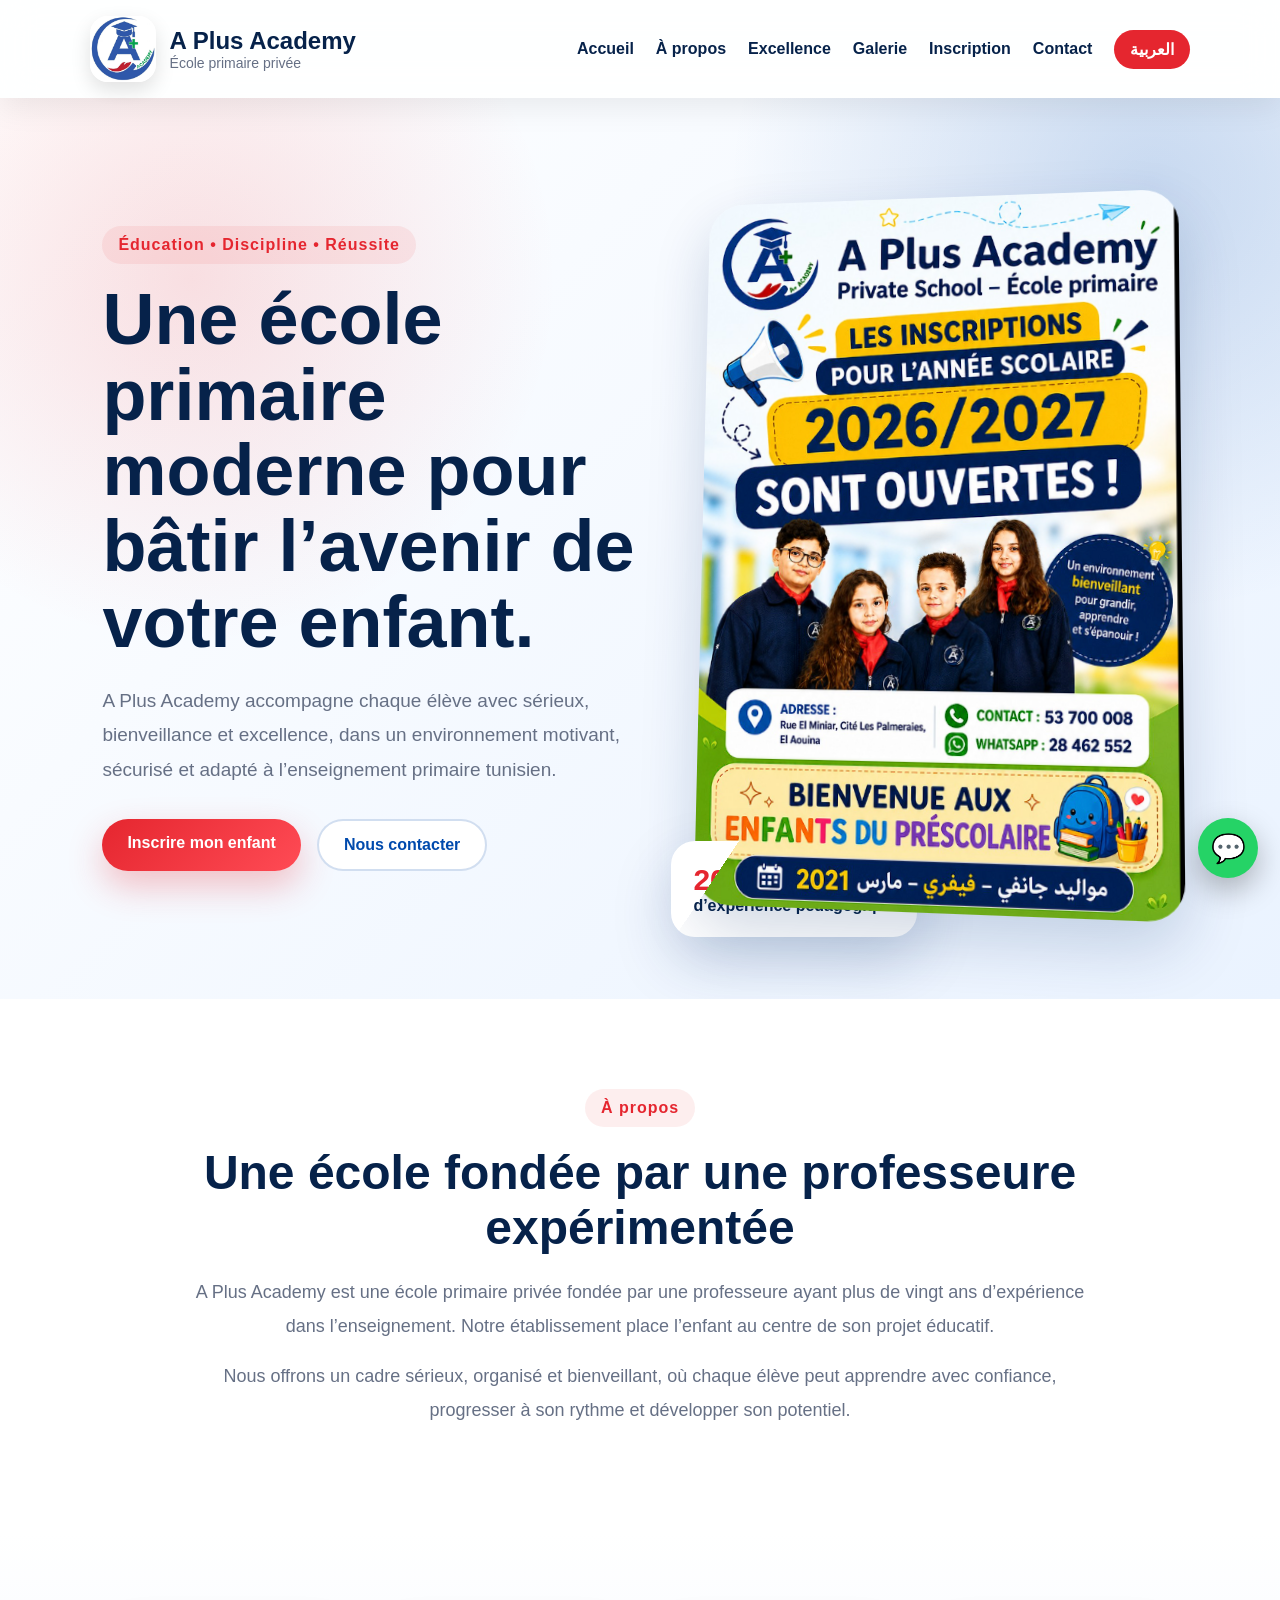
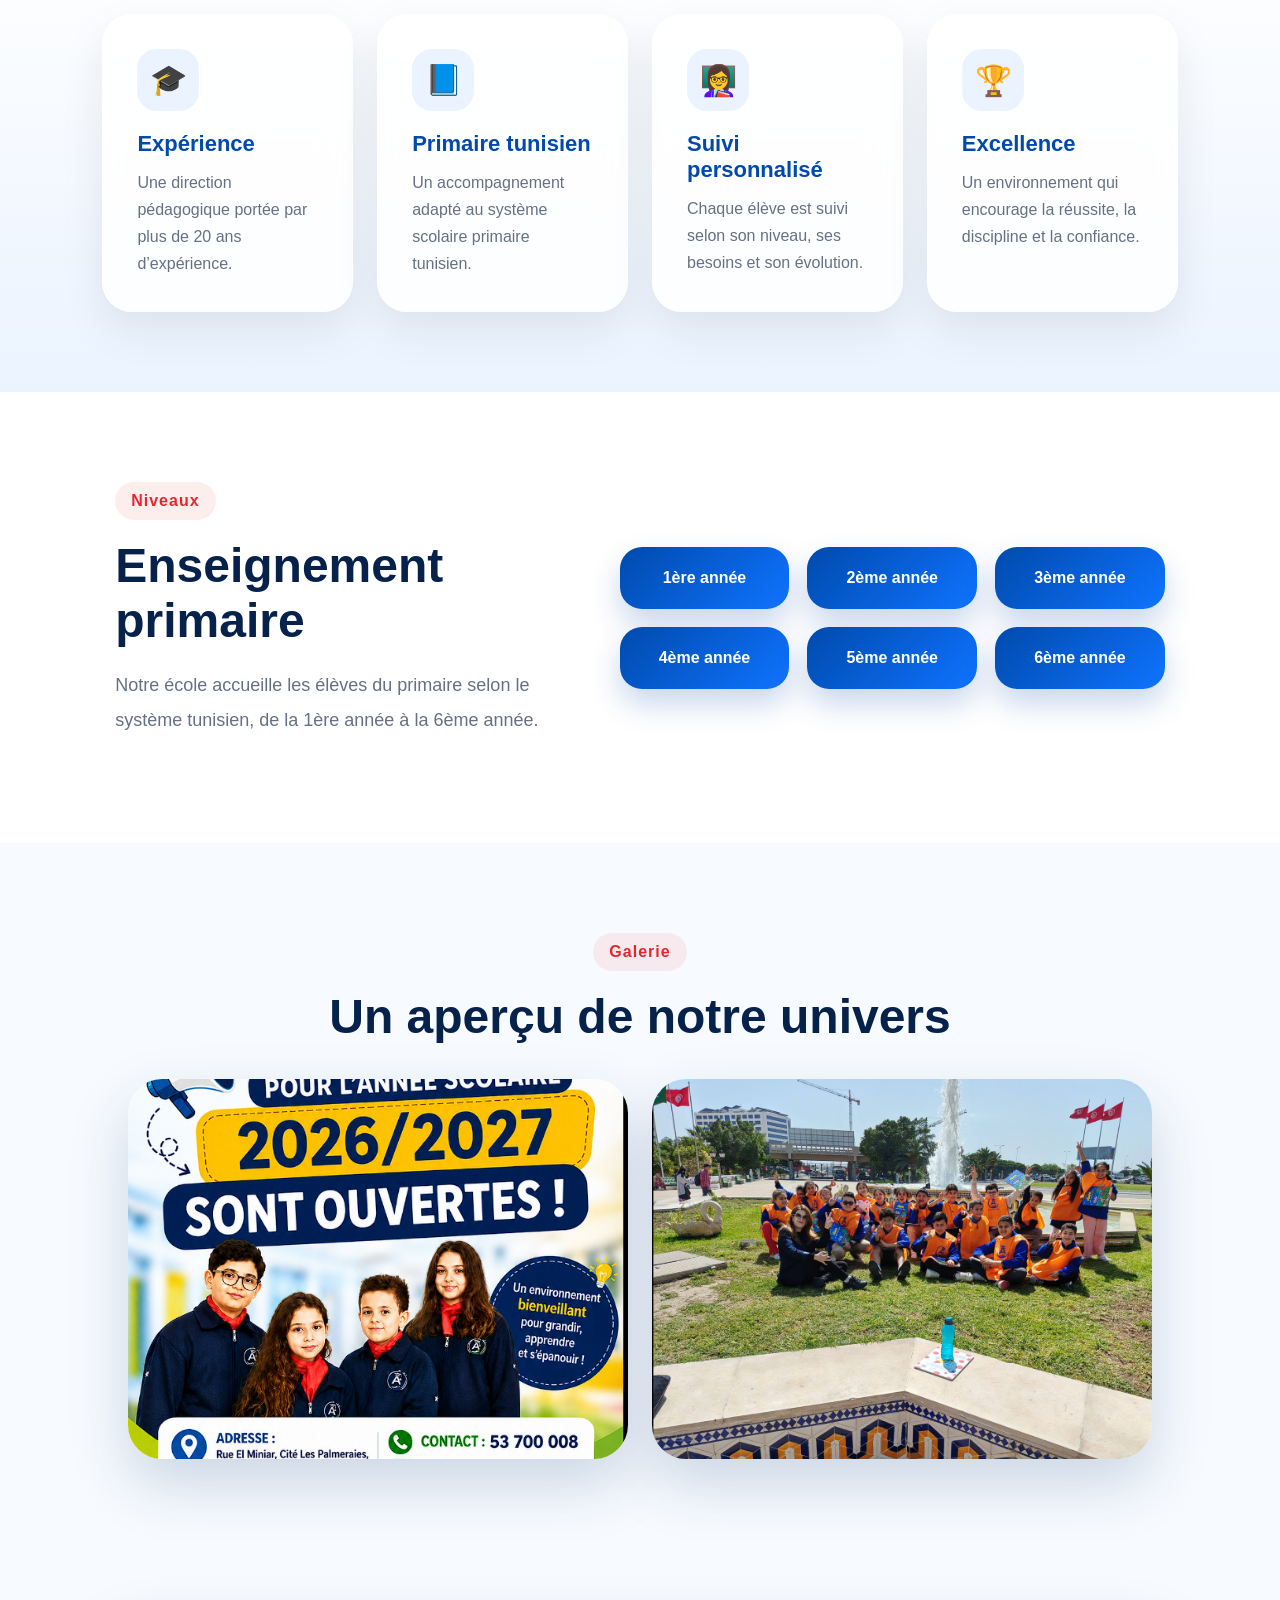
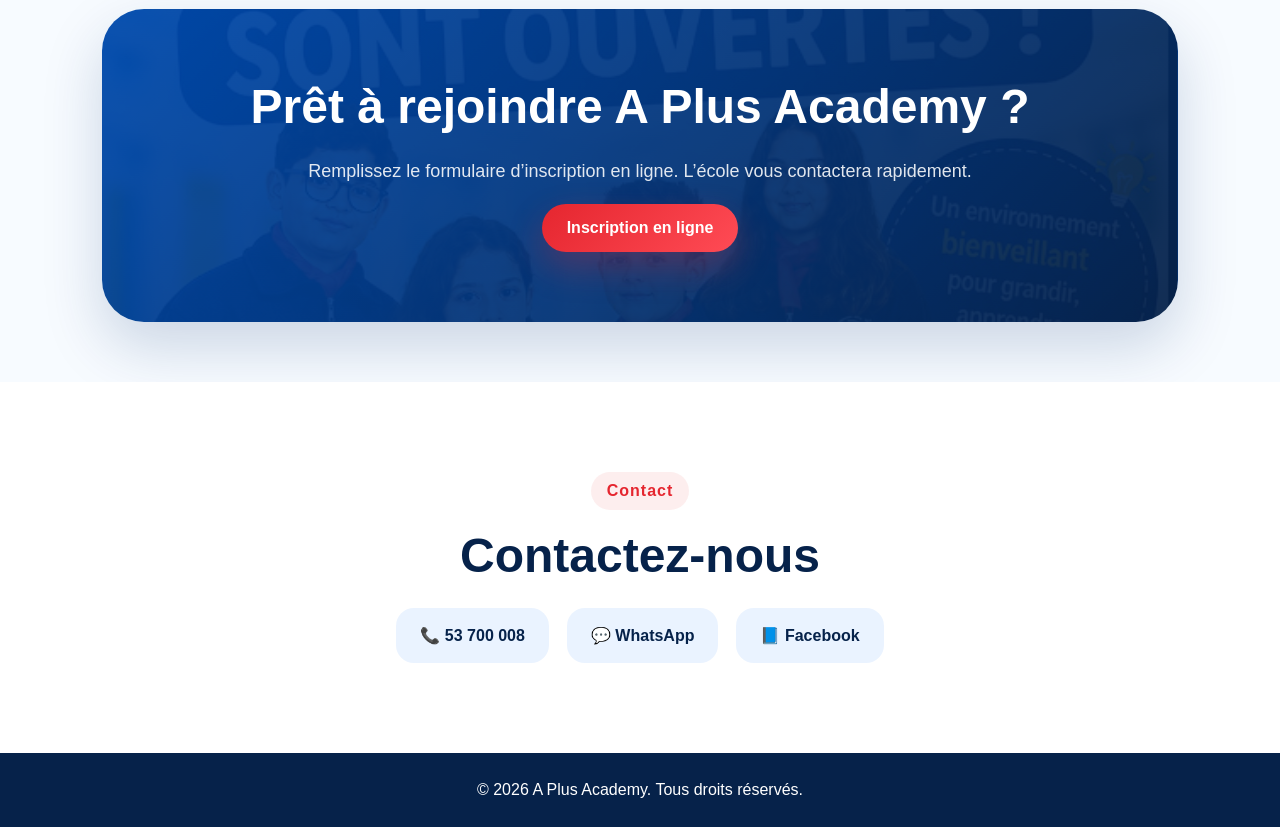
<file: index.html>
<!DOCTYPE html>
<html lang="fr">
<head>
  <meta charset="UTF-8" />
  <meta name="viewport" content="width=device-width, initial-scale=1.0" />
  <title>A Plus Academy | École primaire privée</title>
  <link rel="stylesheet" href="style.css" />
</head>

<body>

<header class="navbar">
  <a href="index.html" class="brand">
    <img src="images/logo.png" alt="A Plus Academy logo">
    <div>
      <h1>A Plus Academy</h1>
      <p>École primaire privée</p>
    </div>
  </a>

  <nav class="nav-links">
    <a href="#home">Accueil</a>
    <a href="#about">À propos</a>
    <a href="#why">Excellence</a>
    <a href="#gallery">Galerie</a>
    <a href="register.html">Inscription</a>
    <a href="#contact">Contact</a>
    <a href="arabic.html" class="language">العربية</a>
  </nav>

  <button class="menu-btn" onclick="toggleMenu()">☰</button>
</header>

<main>

<section id="home" class="hero">
  <div class="hero-bg"></div>

  <div class="hero-content reveal">
    <span class="badge">Éducation • Discipline • Réussite</span>

    <h2>
      Une école primaire moderne pour bâtir l’avenir de votre enfant.
    </h2>

    <p>
      A Plus Academy accompagne chaque élève avec sérieux, bienveillance et excellence,
      dans un environnement motivant, sécurisé et adapté à l’enseignement primaire tunisien.
    </p>

    <div class="hero-actions">
      <a href="register.html" class="btn primary">Inscrire mon enfant</a>
      <a href="#contact" class="btn secondary">Nous contacter</a>
    </div>
  </div>

  <div class="hero-card reveal">
    <img src="images/students.jpg" alt="Élèves A Plus Academy">
    <div class="floating-box">
      <strong>20+ ans</strong>
      <span>d’expérience pédagogique</span>
    </div>
  </div>
</section>

<section id="about" class="section about reveal">
  <span class="section-label">À propos</span>
  <h2>Une école fondée par une professeure expérimentée</h2>

  <p>
    A Plus Academy est une école primaire privée fondée par une professeure ayant
    plus de vingt ans d’expérience dans l’enseignement. Notre établissement place
    l’enfant au centre de son projet éducatif.
  </p>

  <p>
    Nous offrons un cadre sérieux, organisé et bienveillant, où chaque élève peut
    apprendre avec confiance, progresser à son rythme et développer son potentiel.
  </p>
</section>

<section id="why" class="features">
  <div class="feature-card reveal">
    <div class="icon">🎓</div>
    <h3>Expérience</h3>
    <p>Une direction pédagogique portée par plus de 20 ans d’expérience.</p>
  </div>

  <div class="feature-card reveal">
    <div class="icon">📘</div>
    <h3>Primaire tunisien</h3>
    <p>Un accompagnement adapté au système scolaire primaire tunisien.</p>
  </div>

  <div class="feature-card reveal">
    <div class="icon">👩‍🏫</div>
    <h3>Suivi personnalisé</h3>
    <p>Chaque élève est suivi selon son niveau, ses besoins et son évolution.</p>
  </div>

  <div class="feature-card reveal">
    <div class="icon">🏆</div>
    <h3>Excellence</h3>
    <p>Un environnement qui encourage la réussite, la discipline et la confiance.</p>
  </div>
</section>

<section class="levels reveal">
  <div>
    <span class="section-label">Niveaux</span>
    <h2>Enseignement primaire</h2>
    <p>
      Notre école accueille les élèves du primaire selon le système tunisien,
      de la 1ère année à la 6ème année.
    </p>
  </div>

  <div class="level-grid">
    <span>1ère année</span>
    <span>2ème année</span>
    <span>3ème année</span>
    <span>4ème année</span>
    <span>5ème année</span>
    <span>6ème année</span>
  </div>
</section>

<section id="gallery" class="gallery reveal">
  <span class="section-label">Galerie</span>
  <h2>Un aperçu de notre univers</h2>

  <div class="gallery-grid">
    <img src="images/students.jpg" alt="Élèves">
    <img src="images/registration.jpg" alt="Inscription">
  </div>
</section>

<section class="cta reveal">
  <h2>Prêt à rejoindre A Plus Academy ?</h2>
  <p>Remplissez le formulaire d’inscription en ligne. L’école vous contactera rapidement.</p>
  <a href="register.html" class="btn primary">Inscription en ligne</a>
</section>

<section id="contact" class="contact reveal">
  <span class="section-label">Contact</span>
  <h2>Contactez-nous</h2>

  <div class="contact-boxes">
    <a href="tel:+21653700008">📞 53 700 008</a>
    <a href="https://wa.me/21628462552" target="_blank">💬 WhatsApp</a>
    <a href="https://facebook.com" target="_blank">📘 Facebook</a>
  </div>
</section>

</main>

<a href="https://wa.me/21628462552" class="floating-whatsapp" target="_blank">💬</a>

<footer>
  <p>© 2026 A Plus Academy. Tous droits réservés.</p>
</footer>

<script src="script.js"></script>
</body>
</html>
</file>
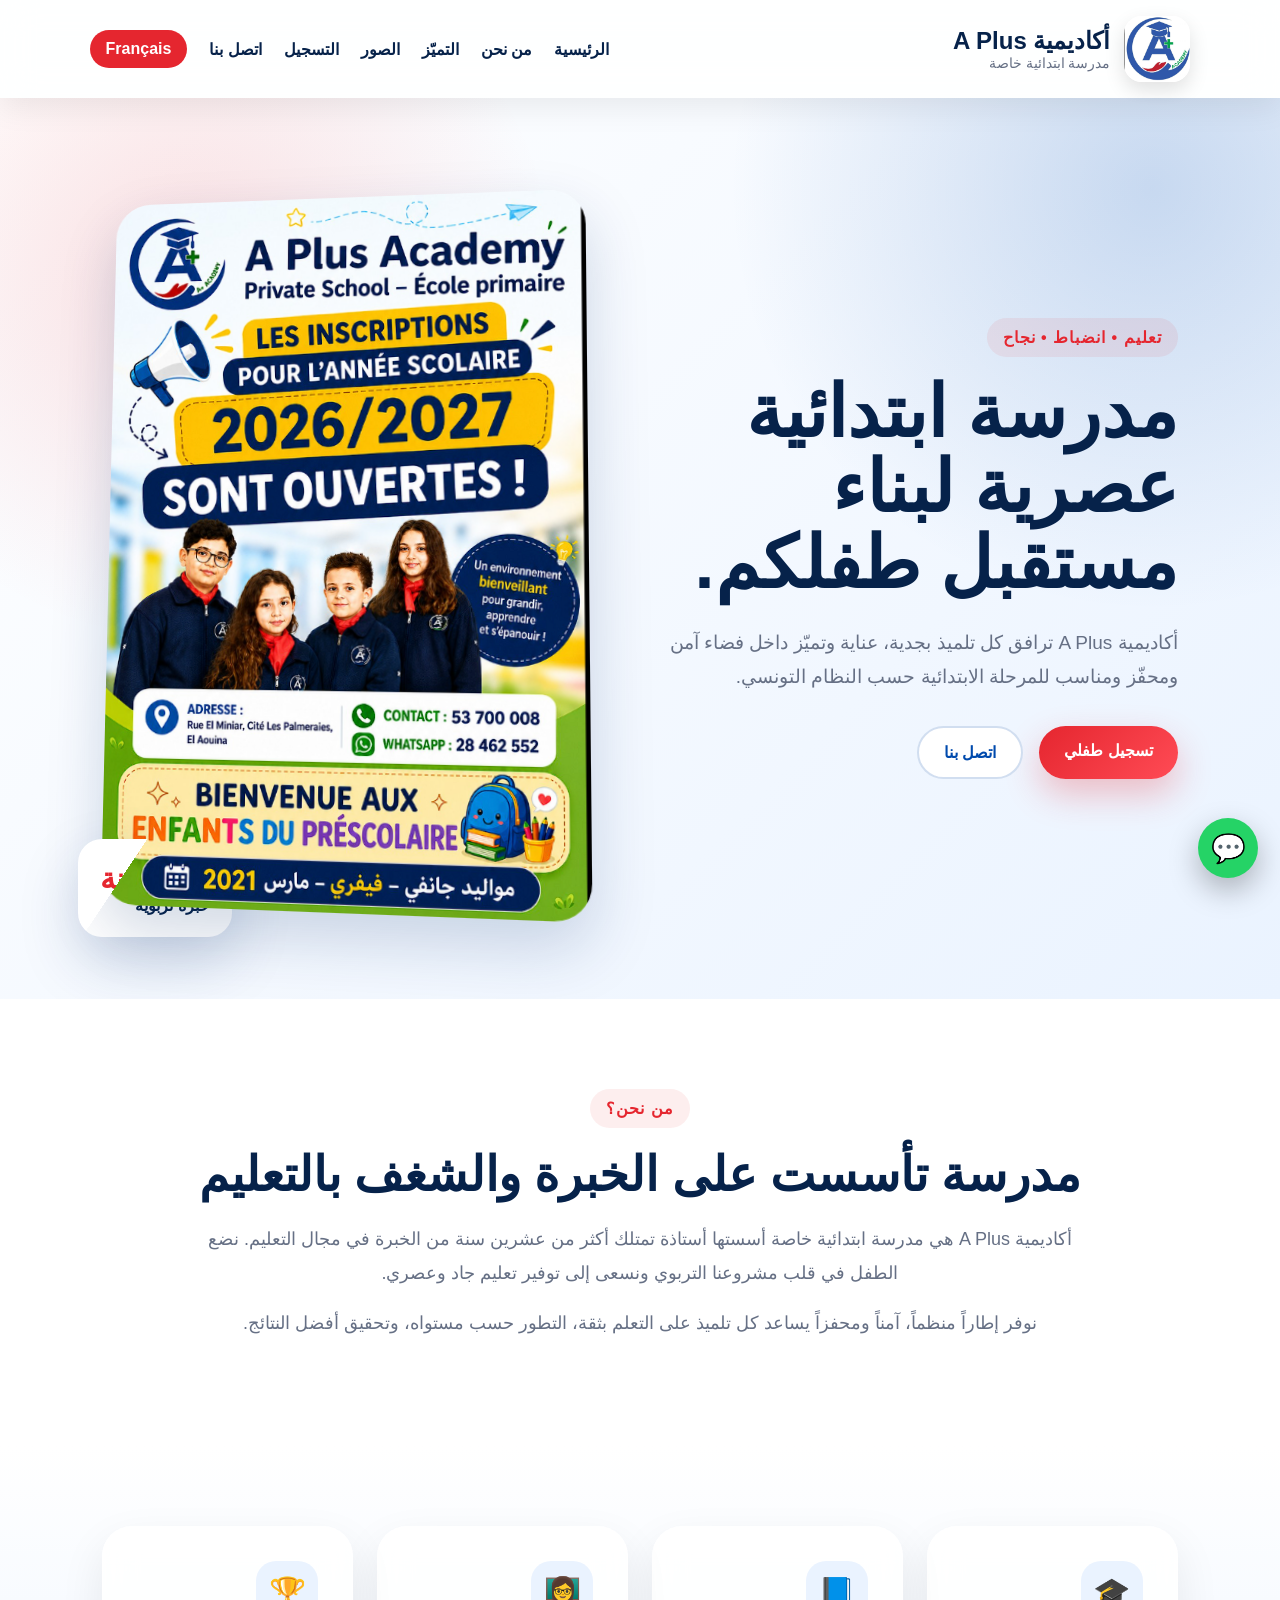
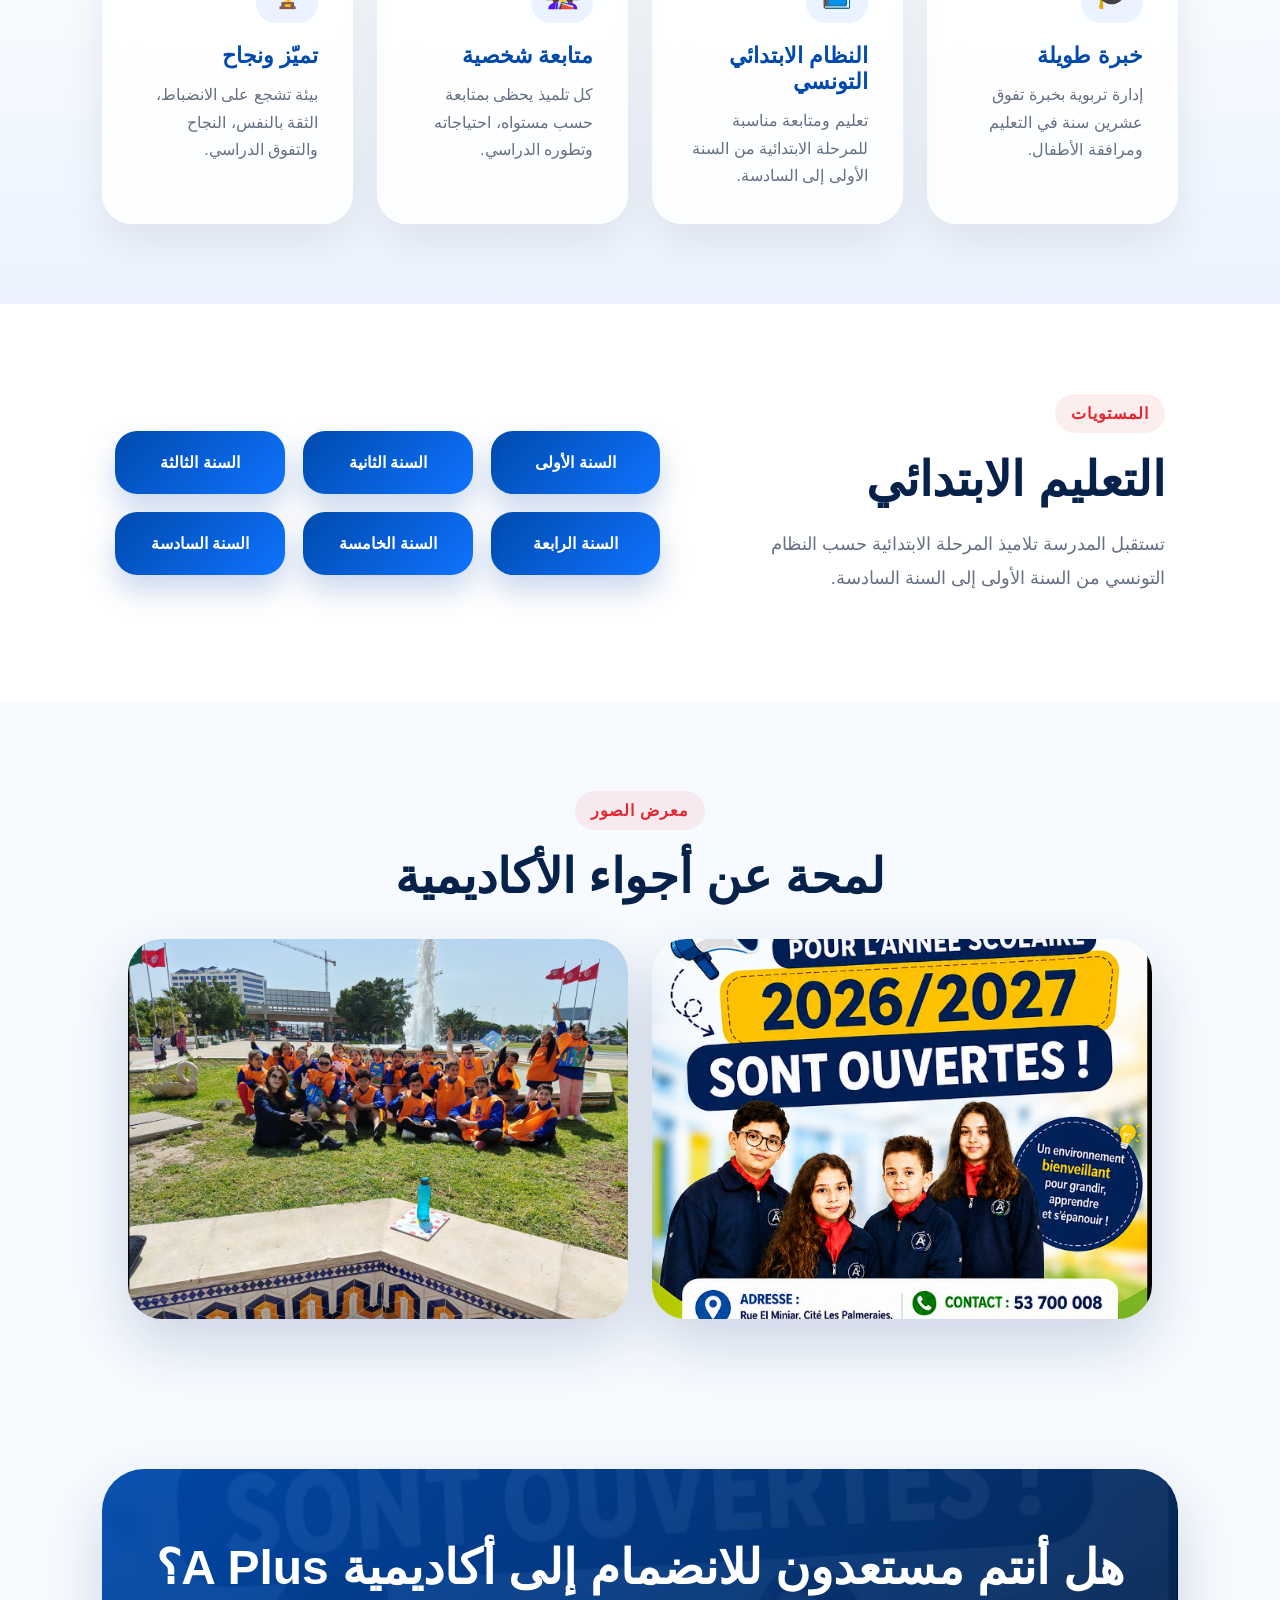
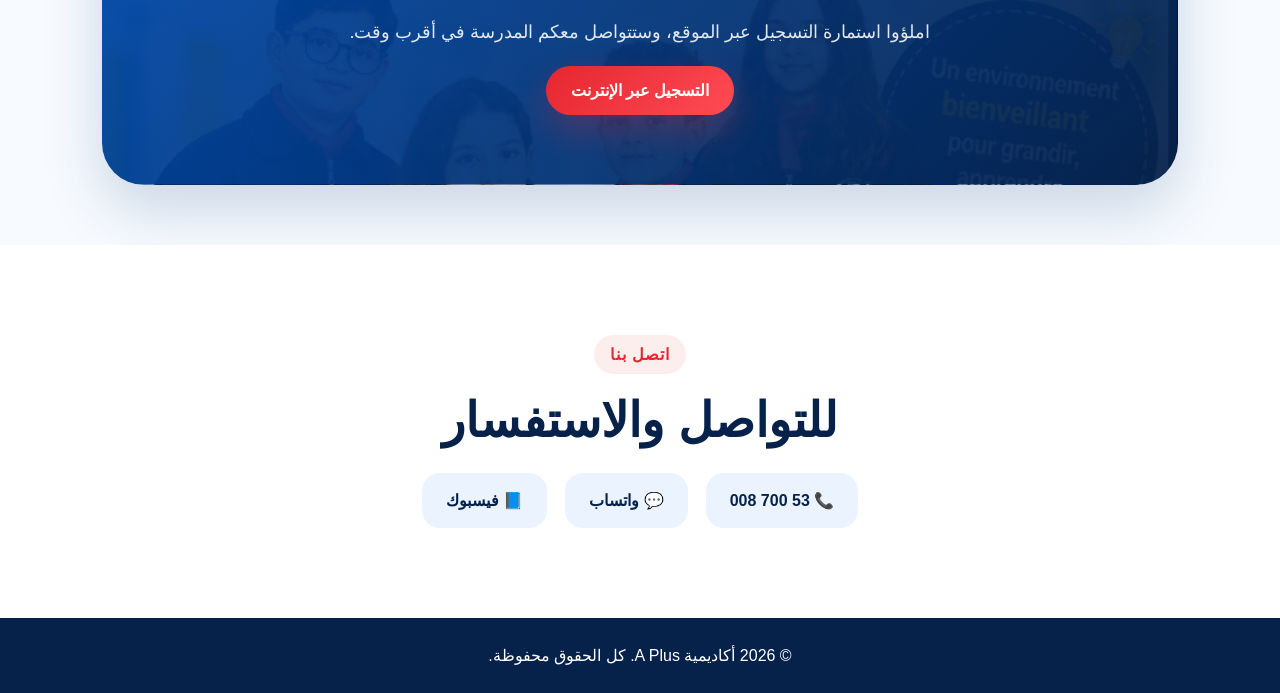
<file: arabic.html>
<!DOCTYPE html>
<html lang="ar" dir="rtl">
<head>
  <meta charset="UTF-8">
  <meta name="viewport" content="width=device-width, initial-scale=1.0">
  <title>أكاديمية A Plus | مدرسة ابتدائية خاصة</title>
  <link rel="stylesheet" href="style.css">
</head>

<body>

<header class="navbar">
  <a href="arabic.html" class="brand">
    <img src="images/logo.png" alt="A Plus Academy logo">
    <div>
      <h1>أكاديمية A Plus</h1>
      <p>مدرسة ابتدائية خاصة</p>
    </div>
  </a>

  <nav class="nav-links">
    <a href="#home">الرئيسية</a>
    <a href="#about">من نحن</a>
    <a href="#why">التميّز</a>
    <a href="#gallery">الصور</a>
    <a href="register.html">التسجيل</a>
    <a href="#contact">اتصل بنا</a>
    <a href="index.html" class="language">Français</a>
  </nav>

  <button class="menu-btn" onclick="toggleMenu()">☰</button>
</header>

<main>

<section id="home" class="hero">
  <div class="hero-bg"></div>

  <div class="hero-content reveal">
    <span class="badge">تعليم • انضباط • نجاح</span>

    <h2>
      مدرسة ابتدائية عصرية لبناء مستقبل طفلكم.
    </h2>

    <p>
      أكاديمية A Plus ترافق كل تلميذ بجدية، عناية وتميّز داخل فضاء آمن ومحفّز
      ومناسب للمرحلة الابتدائية حسب النظام التونسي.
    </p>

    <div class="hero-actions">
      <a href="register.html" class="btn primary">تسجيل طفلي</a>
      <a href="#contact" class="btn secondary">اتصل بنا</a>
    </div>
  </div>

  <div class="hero-card reveal">
    <img src="images/students.jpg" alt="تلاميذ أكاديمية A Plus">
    <div class="floating-box">
      <strong>+20 سنة</strong>
      <span>خبرة تربوية</span>
    </div>
  </div>
</section>

<section id="about" class="about reveal">
  <span class="section-label">من نحن؟</span>

  <h2>مدرسة تأسست على الخبرة والشغف بالتعليم</h2>

  <p>
    أكاديمية A Plus هي مدرسة ابتدائية خاصة أسستها أستاذة تمتلك أكثر من عشرين سنة
    من الخبرة في مجال التعليم. نضع الطفل في قلب مشروعنا التربوي ونسعى إلى توفير
    تعليم جاد وعصري.
  </p>

  <p>
    نوفر إطاراً منظماً، آمناً ومحفزاً يساعد كل تلميذ على التعلم بثقة، التطور حسب
    مستواه، وتحقيق أفضل النتائج.
  </p>
</section>

<section id="why" class="features">
  <div class="feature-card reveal">
    <div class="icon">🎓</div>
    <h3>خبرة طويلة</h3>
    <p>إدارة تربوية بخبرة تفوق عشرين سنة في التعليم ومرافقة الأطفال.</p>
  </div>

  <div class="feature-card reveal">
    <div class="icon">📘</div>
    <h3>النظام الابتدائي التونسي</h3>
    <p>تعليم ومتابعة مناسبة للمرحلة الابتدائية من السنة الأولى إلى السادسة.</p>
  </div>

  <div class="feature-card reveal">
    <div class="icon">👩‍🏫</div>
    <h3>متابعة شخصية</h3>
    <p>كل تلميذ يحظى بمتابعة حسب مستواه، احتياجاته وتطوره الدراسي.</p>
  </div>

  <div class="feature-card reveal">
    <div class="icon">🏆</div>
    <h3>تميّز ونجاح</h3>
    <p>بيئة تشجع على الانضباط، الثقة بالنفس، النجاح والتفوق الدراسي.</p>
  </div>
</section>

<section class="levels reveal">
  <div>
    <span class="section-label">المستويات</span>
    <h2>التعليم الابتدائي</h2>
    <p>
      تستقبل المدرسة تلاميذ المرحلة الابتدائية حسب النظام التونسي من السنة الأولى
      إلى السنة السادسة.
    </p>
  </div>

  <div class="level-grid">
    <span>السنة الأولى</span>
    <span>السنة الثانية</span>
    <span>السنة الثالثة</span>
    <span>السنة الرابعة</span>
    <span>السنة الخامسة</span>
    <span>السنة السادسة</span>
  </div>
</section>

<section id="gallery" class="gallery reveal">
  <span class="section-label">معرض الصور</span>
  <h2>لمحة عن أجواء الأكاديمية</h2>

  <div class="gallery-grid">
    <img src="images/students.jpg" alt="تلاميذ الأكاديمية">
    <img src="images/registration.jpg" alt="التسجيل في أكاديمية A Plus">
  </div>
</section>

<section class="cta reveal">
  <h2>هل أنتم مستعدون للانضمام إلى أكاديمية A Plus؟</h2>
  <p>املؤوا استمارة التسجيل عبر الموقع، وستتواصل معكم المدرسة في أقرب وقت.</p>
  <a href="register.html" class="btn primary">التسجيل عبر الإنترنت</a>
</section>

<section id="contact" class="contact reveal">
  <span class="section-label">اتصل بنا</span>
  <h2>للتواصل والاستفسار</h2>

  <div class="contact-boxes">
    <a href="tel:+21653700008">📞 53 700 008</a>
    <a href="https://wa.me/21628462552" target="_blank">💬 واتساب</a>
    <a href="https://facebook.com" target="_blank">📘 فيسبوك</a>
  </div>
</section>

</main>

<a href="https://wa.me/21628462552" class="floating-whatsapp" target="_blank">💬</a>

<footer>
  <p>© 2026 أكاديمية A Plus. كل الحقوق محفوظة.</p>
</footer>

<script src="script.js"></script>

</body>
</html>
</file>
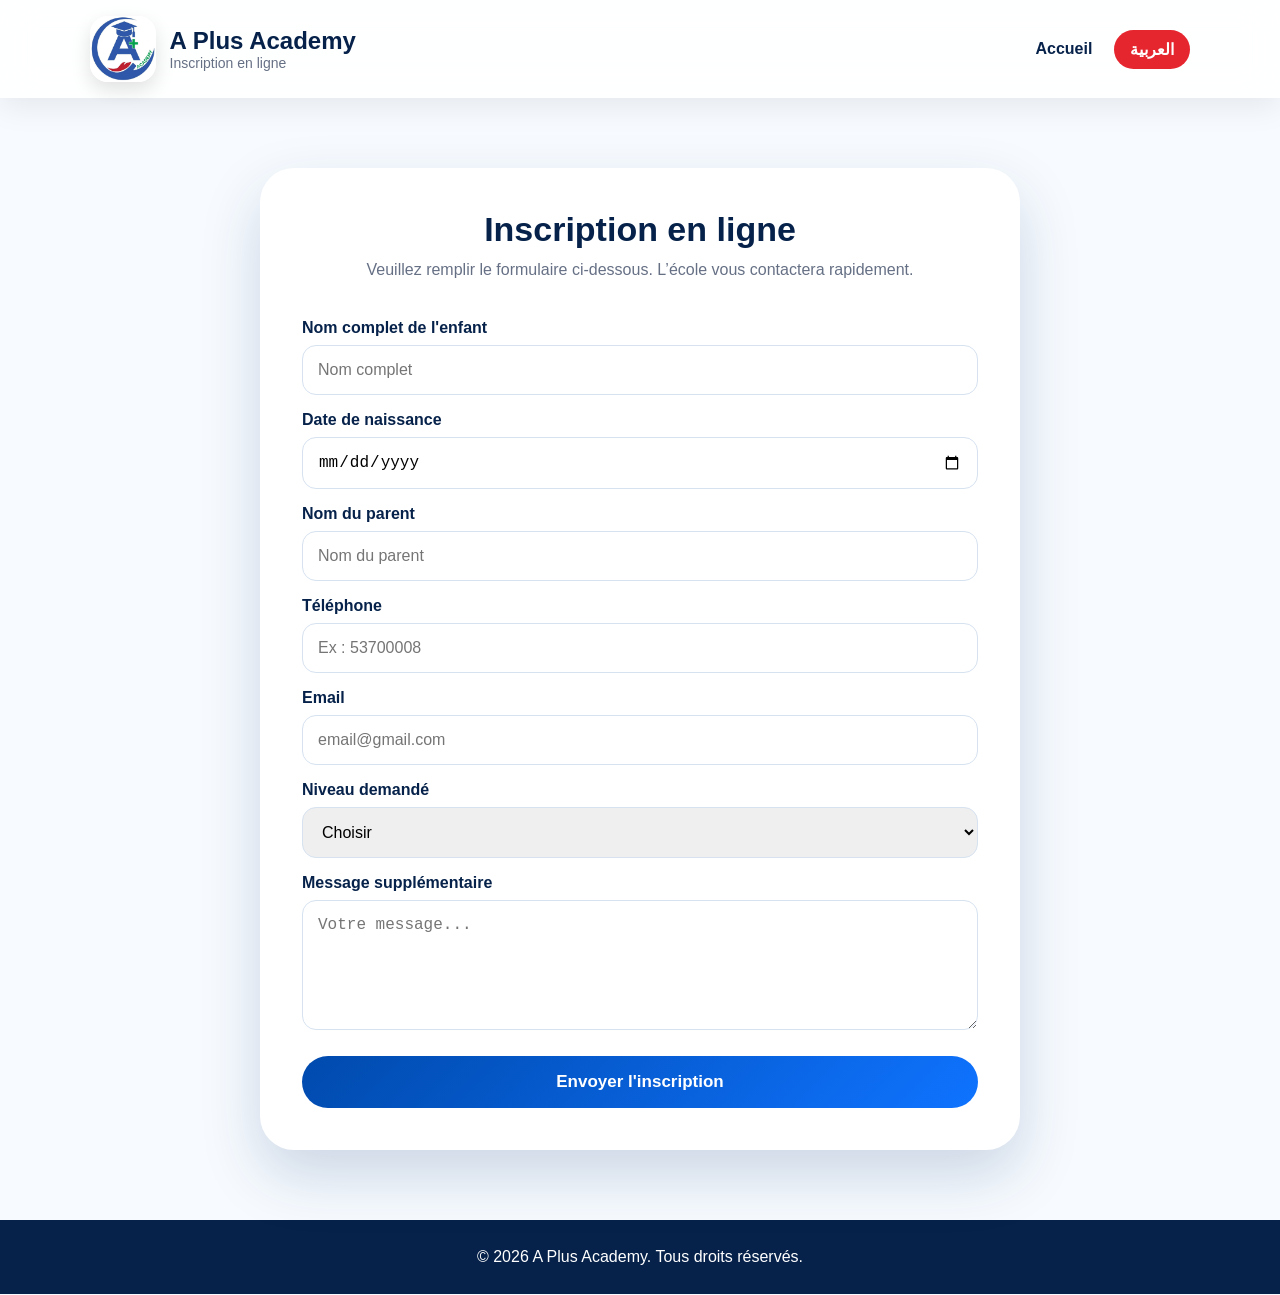
<file: register.html>
<!DOCTYPE html>
<html lang="fr">
<head>
  <meta charset="UTF-8">
  <meta name="viewport" content="width=device-width, initial-scale=1.0">
  <title>Inscription - A Plus Academy</title>
  <link rel="stylesheet" href="style.css">
</head>

<body>

<header class="navbar">
  <a href="index.html" class="brand">
    <img src="images/logo.png" alt="A Plus Academy logo">
    <div>
      <h1>A Plus Academy</h1>
      <p>Inscription en ligne</p>
    </div>
  </a>

  <nav class="nav-links">
    <a href="index.html">Accueil</a>
    <a href="arabic.html" class="language">العربية</a>
  </nav>

  <button class="menu-btn" onclick="toggleMenu()">☰</button>
</header>

<section class="form-section reveal">
  <h2>Inscription en ligne</h2>
  <p>Veuillez remplir le formulaire ci-dessous. L’école vous contactera rapidement.</p>

  <form action="https://formsubmit.co/aplusacademy.inscription@gmail.com" method="POST">
    <input type="hidden" name="_subject" value="Nouvelle inscription A Plus Academy">
    <input type="hidden" name="_captcha" value="false">
    <input type="hidden" name="_next" value="thankyou.html">

    <label>Nom complet de l'enfant</label>
    <input type="text" name="Nom enfant" placeholder="Nom complet" required>

    <label>Date de naissance</label>
    <input type="date" name="Date naissance" required>

    <label>Nom du parent</label>
    <input type="text" name="Nom parent" placeholder="Nom du parent" required>

    <label>Téléphone</label>
    <input type="tel" name="Téléphone" placeholder="Ex : 53700008" required>

    <label>Email</label>
    <input type="email" name="Email" placeholder="email@gmail.com">

    <label>Niveau demandé</label>
    <select name="Niveau demandé" required>
      <option value="">Choisir</option>
      <option>1ère année</option>
      <option>2ème année</option>
      <option>3ème année</option>
      <option>4ème année</option>
      <option>5ème année</option>
      <option>6ème année</option>
    </select>

    <label>Message supplémentaire</label>
    <textarea name="Message" placeholder="Votre message..."></textarea>

    <button type="submit">Envoyer l'inscription</button>
  </form>
</section>

<footer>
  <p>© 2026 A Plus Academy. Tous droits réservés.</p>
</footer>

<script src="script.js"></script>
</body>
</html>
</file>
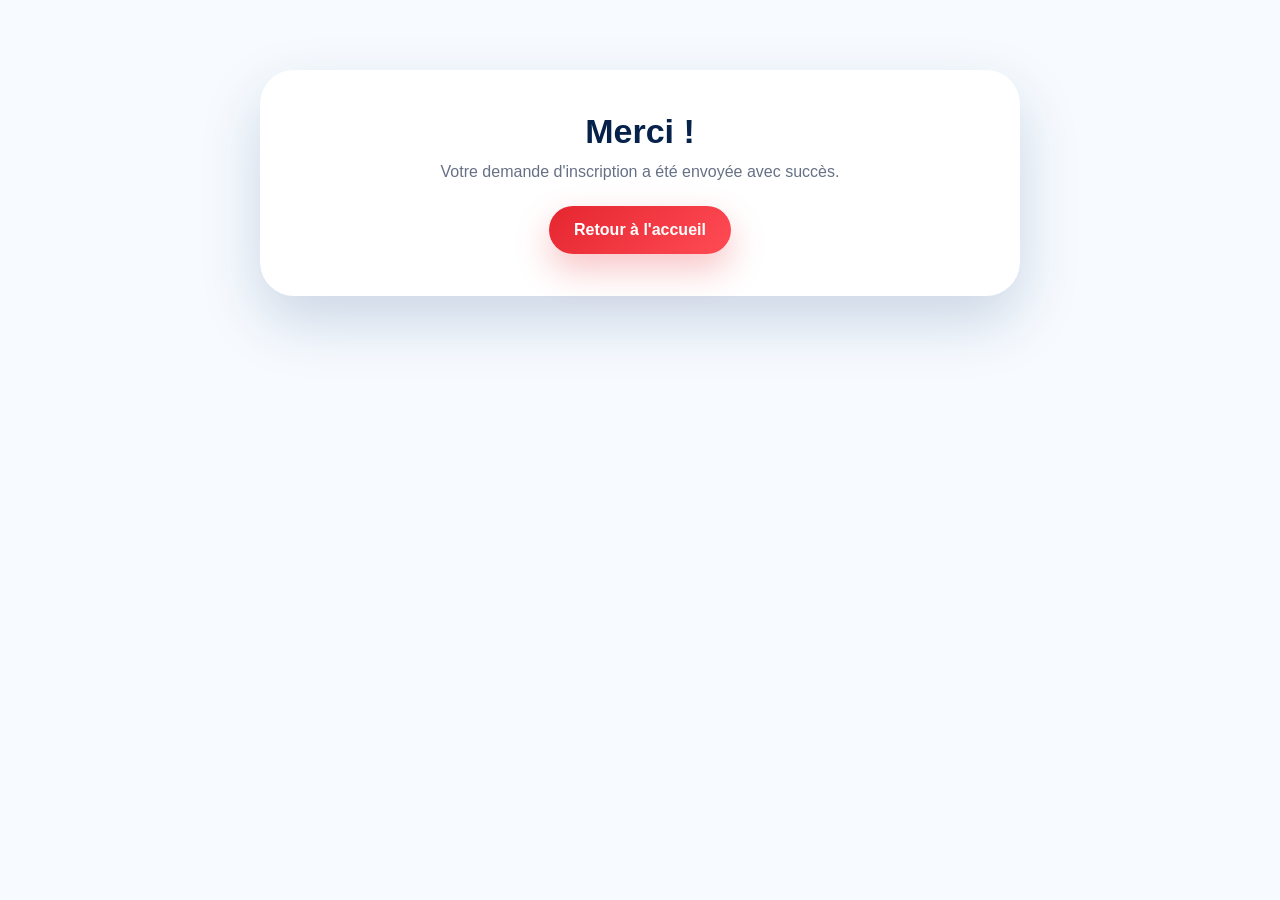
<file: thankyou.html>
<!DOCTYPE html>
<html lang="fr">
<head>
  <meta charset="UTF-8">
  <meta name="viewport" content="width=device-width, initial-scale=1.0">
  <title>Merci - A Plus Academy</title>
  <link rel="stylesheet" href="style.css">
</head>

<body>

<section class="form-section reveal">
  <h2>Merci !</h2>
  <p>Votre demande d'inscription a été envoyée avec succès.</p>

  <div style="text-align:center; margin-top:25px;">
    <a href="index.html" class="btn primary">Retour à l'accueil</a>
  </div>
</section>

<script src="script.js"></script>
</body>
</html>
</file>
<file: style.css>
:root {
  --blue: #004aad;
  --blue-dark: #06224a;
  --blue-light: #eaf3ff;
  --red: #e5262f;
  --white: #ffffff;
  --text: #122033;
  --muted: #667085;
  --shadow: 0 25px 60px rgba(0, 47, 108, 0.18);
}

* {
  margin: 0;
  padding: 0;
  box-sizing: border-box;
}

html {
  scroll-behavior: smooth;
}

body {
  font-family: "Segoe UI", Arial, sans-serif;
  background: #f7fbff;
  color: var(--text);
  overflow-x: hidden;
}

a {
  text-decoration: none;
}

.navbar {
  position: sticky;
  top: 0;
  z-index: 1000;
  background: rgba(255,255,255,0.88);
  backdrop-filter: blur(18px);
  display: flex;
  justify-content: space-between;
  align-items: center;
  padding: 16px 7%;
  box-shadow: 0 8px 30px rgba(0,0,0,0.08);
}

.brand {
  display: flex;
  align-items: center;
  gap: 14px;
  color: var(--blue-dark);
}

.brand img {
  width: 66px;
  height: 66px;
  object-fit: cover;
  border-radius: 18px;
  box-shadow: 0 8px 20px rgba(0,0,0,0.12);
}

.brand h1 {
  font-size: 24px;
}

.brand p {
  font-size: 14px;
  color: var(--muted);
}

.nav-links {
  display: flex;
  align-items: center;
  gap: 22px;
}

.nav-links a {
  color: var(--blue-dark);
  font-weight: 700;
  transition: 0.3s;
}

.nav-links a:hover {
  color: var(--red);
}

.language {
  background: var(--red);
  color: white !important;
  padding: 10px 16px;
  border-radius: 999px;
}

.menu-btn {
  display: none;
  border: none;
  background: var(--blue);
  color: white;
  font-size: 25px;
  padding: 8px 14px;
  border-radius: 12px;
}

.hero {
  min-height: 88vh;
  padding: 90px 8%;
  display: grid;
  grid-template-columns: 1.05fr 0.95fr;
  align-items: center;
  gap: 60px;
  position: relative;
  overflow: hidden;
}

.hero-bg {
  position: absolute;
  inset: 0;
  background:
    radial-gradient(circle at 15% 20%, rgba(229,38,47,0.14), transparent 28%),
    radial-gradient(circle at 90% 10%, rgba(0,74,173,0.18), transparent 30%),
    linear-gradient(135deg, #ffffff 0%, #eaf3ff 100%);
  z-index: -1;
}

.badge,
.section-label {
  display: inline-block;
  color: var(--red);
  background: rgba(229,38,47,0.08);
  padding: 10px 16px;
  border-radius: 999px;
  font-weight: 800;
  letter-spacing: 1px;
  margin-bottom: 18px;
}

.hero h2 {
  font-size: clamp(38px, 6vw, 72px);
  line-height: 1.05;
  color: var(--blue-dark);
  margin-bottom: 24px;
}

.hero p {
  max-width: 680px;
  color: var(--muted);
  font-size: 19px;
  line-height: 1.8;
  margin-bottom: 32px;
}

.hero-actions {
  display: flex;
  gap: 16px;
  flex-wrap: wrap;
}

.btn {
  display: inline-block;
  padding: 15px 25px;
  border-radius: 999px;
  font-weight: 800;
  transition: 0.3s;
}

.primary {
  background: linear-gradient(135deg, var(--red), #ff4b55);
  color: white;
  box-shadow: 0 15px 35px rgba(229,38,47,0.28);
}

.secondary {
  background: white;
  color: var(--blue);
  border: 2px solid rgba(0,74,173,0.18);
}

.btn:hover {
  transform: translateY(-4px);
}

.hero-card {
  position: relative;
  transform-style: preserve-3d;
  perspective: 1000px;
}

.hero-card img {
  width: 100%;
  border-radius: 36px;
  box-shadow: var(--shadow);
  transform: rotateY(-6deg) rotateX(4deg);
  transition: 0.5s;
}

.hero-card:hover img {
  transform: rotateY(0) rotateX(0) scale(1.02);
}

.floating-box {
  position: absolute;
  bottom: -28px;
  left: -24px;
  background: white;
  padding: 22px;
  border-radius: 24px;
  box-shadow: var(--shadow);
  animation: float 4s ease-in-out infinite;
}

.floating-box strong {
  display: block;
  color: var(--red);
  font-size: 30px;
}

.floating-box span {
  font-weight: 700;
  color: var(--blue-dark);
}

.section,
.about,
.gallery,
.contact {
  padding: 90px 10%;
  text-align: center;
}

.about {
  background: white;
}

.about h2,
.levels h2,
.gallery h2,
.contact h2,
.cta h2 {
  font-size: clamp(30px, 4vw, 48px);
  color: var(--blue-dark);
  margin-bottom: 20px;
}

.about p,
.levels p,
.cta p {
  max-width: 900px;
  margin: 0 auto 16px;
  color: var(--muted);
  font-size: 18px;
  line-height: 1.9;
}

.features {
  padding: 80px 8%;
  display: grid;
  grid-template-columns: repeat(4, 1fr);
  gap: 24px;
  background: linear-gradient(180deg, white, var(--blue-light));
}

.feature-card {
  background: rgba(255,255,255,0.85);
  backdrop-filter: blur(16px);
  padding: 34px;
  border-radius: 30px;
  box-shadow: 0 18px 45px rgba(0,0,0,0.08);
  border: 1px solid rgba(255,255,255,0.8);
  transition: 0.35s;
}

.feature-card:hover {
  transform: translateY(-14px) rotateX(5deg);
  box-shadow: var(--shadow);
}

.icon {
  width: 62px;
  height: 62px;
  display: grid;
  place-items: center;
  background: var(--blue-light);
  border-radius: 20px;
  font-size: 30px;
  margin-bottom: 20px;
}

.feature-card h3 {
  color: var(--blue);
  margin-bottom: 12px;
  font-size: 22px;
}

.feature-card p {
  color: var(--muted);
  line-height: 1.7;
}

.levels {
  padding: 90px 9%;
  display: grid;
  grid-template-columns: 1fr 1.2fr;
  gap: 50px;
  align-items: center;
  background: white;
}

.level-grid {
  display: grid;
  grid-template-columns: repeat(3, 1fr);
  gap: 18px;
}

.level-grid span {
  background: linear-gradient(135deg, var(--blue), #0f73ff);
  color: white;
  padding: 22px;
  border-radius: 22px;
  text-align: center;
  font-weight: 800;
  box-shadow: 0 15px 30px rgba(0,74,173,0.22);
  transition: 0.3s;
}

.level-grid span:hover {
  transform: translateY(-8px);
  background: linear-gradient(135deg, var(--red), #ff4b55);
}

.gallery-grid {
  margin-top: 35px;
  display: grid;
  grid-template-columns: 1fr 1fr;
  gap: 24px;
}

.gallery-grid img {
  width: 100%;
  height: 380px;
  object-fit: cover;
  border-radius: 34px;
  box-shadow: var(--shadow);
  transition: 0.4s;
}

.gallery-grid img:hover {
  transform: scale(1.035);
}

.cta {
  margin: 60px 8%;
  padding: 70px 40px;
  text-align: center;
  background:
    linear-gradient(135deg, rgba(0,74,173,0.95), rgba(6,34,74,0.95)),
    url("images/students.jpg");
  background-size: cover;
  background-position: center;
  border-radius: 42px;
  color: white;
  box-shadow: var(--shadow);
}

.cta h2 {
  color: white;
}

.cta p {
  color: rgba(255,255,255,0.88);
}

.contact {
  background: white;
}

.contact-boxes {
  display: flex;
  justify-content: center;
  flex-wrap: wrap;
  gap: 18px;
  margin-top: 25px;
}

.contact-boxes a {
  background: var(--blue-light);
  color: var(--blue-dark);
  padding: 18px 24px;
  border-radius: 18px;
  font-weight: 800;
  transition: 0.3s;
}

.contact-boxes a:hover {
  background: var(--red);
  color: white;
  transform: translateY(-5px);
}

.floating-whatsapp {
  position: fixed;
  right: 22px;
  bottom: 22px;
  width: 60px;
  height: 60px;
  display: grid;
  place-items: center;
  border-radius: 50%;
  background: #25D366;
  color: white;
  font-size: 28px;
  box-shadow: 0 12px 30px rgba(0,0,0,0.28);
  z-index: 999;
  animation: pulse 2s infinite;
}

footer {
  background: var(--blue-dark);
  color: white;
  text-align: center;
  padding: 28px;
}

/* FORM */

.form-section {
  width: min(760px, 92%);
  margin: 70px auto;
  background: white;
  padding: 42px;
  border-radius: 34px;
  box-shadow: var(--shadow);
}

.form-section h2 {
  text-align: center;
  color: var(--blue-dark);
  font-size: 34px;
  margin-bottom: 12px;
}

.form-section p {
  text-align: center;
  color: var(--muted);
  margin-bottom: 24px;
}

form {
  display: flex;
  flex-direction: column;
}

label {
  margin-top: 16px;
  color: var(--blue-dark);
  font-weight: 800;
}

input,
select,
textarea {
  margin-top: 8px;
  padding: 15px;
  border: 1px solid #d6e2f0;
  border-radius: 14px;
  font-size: 16px;
  outline: none;
}

input:focus,
select:focus,
textarea:focus {
  border-color: var(--blue);
  box-shadow: 0 0 0 4px rgba(0,74,173,0.08);
}

textarea {
  height: 130px;
}

button {
  margin-top: 26px;
  border: none;
  cursor: pointer;
  padding: 16px;
  border-radius: 999px;
  background: linear-gradient(135deg, var(--blue), #0f73ff);
  color: white;
  font-size: 17px;
  font-weight: 900;
}

button:hover {
  background: linear-gradient(135deg, var(--red), #ff4b55);
}

.reveal {
  opacity: 0;
  transform: translateY(35px);
  transition: 0.8s ease;
}

.reveal.active {
  opacity: 1;
  transform: translateY(0);
}

@keyframes float {
  0%, 100% { transform: translateY(0); }
  50% { transform: translateY(-16px); }
}

@keyframes pulse {
  0% { box-shadow: 0 0 0 0 rgba(37,211,102,0.5); }
  70% { box-shadow: 0 0 0 16px rgba(37,211,102,0); }
  100% { box-shadow: 0 0 0 0 rgba(37,211,102,0); }
}

@media (max-width: 1000px) {
  .hero,
  .levels {
    grid-template-columns: 1fr;
    text-align: center;
  }

  .features {
    grid-template-columns: repeat(2, 1fr);
  }

  .hero-actions {
    justify-content: center;
  }

  .floating-box {
    left: 20px;
  }
}

@media (max-width: 760px) {
  .navbar {
    padding: 14px 5%;
  }

  .menu-btn {
    display: block;
  }

  .nav-links {
    position: absolute;
    top: 96px;
    left: 5%;
    right: 5%;
    background: white;
    padding: 22px;
    border-radius: 22px;
    flex-direction: column;
    display: none;
    box-shadow: var(--shadow);
  }

  .nav-links.active {
    display: flex;
  }

  .hero {
    padding: 65px 6%;
  }

  .features,
  .gallery-grid,
  .level-grid {
    grid-template-columns: 1fr;
  }

  .section,
  .about,
  .gallery,
  .contact {
    padding: 70px 6%;
  }

  .gallery-grid img {
    height: 280px;
  }

  .brand h1 {
    font-size: 20px;
  }
  html[lang="ar"] body {
  direction: rtl;
}

html[lang="ar"] .hero,
html[lang="ar"] .levels {
  direction: rtl;
}

html[lang="ar"] .hero-content,
html[lang="ar"] .levels div,
html[lang="ar"] .about,
html[lang="ar"] .contact {
  text-align: right;
}

html[lang="ar"] .about,
html[lang="ar"] .gallery,
html[lang="ar"] .contact {
  text-align: center;
}

html[lang="ar"] .brand {
  flex-direction: row-reverse;
}

html[lang="ar"] .floating-box {
  left: auto;
  right: -24px;
}

html[lang="ar"] .floating-whatsapp {
  right: auto;
  left: 22px;
}
}
</file>
